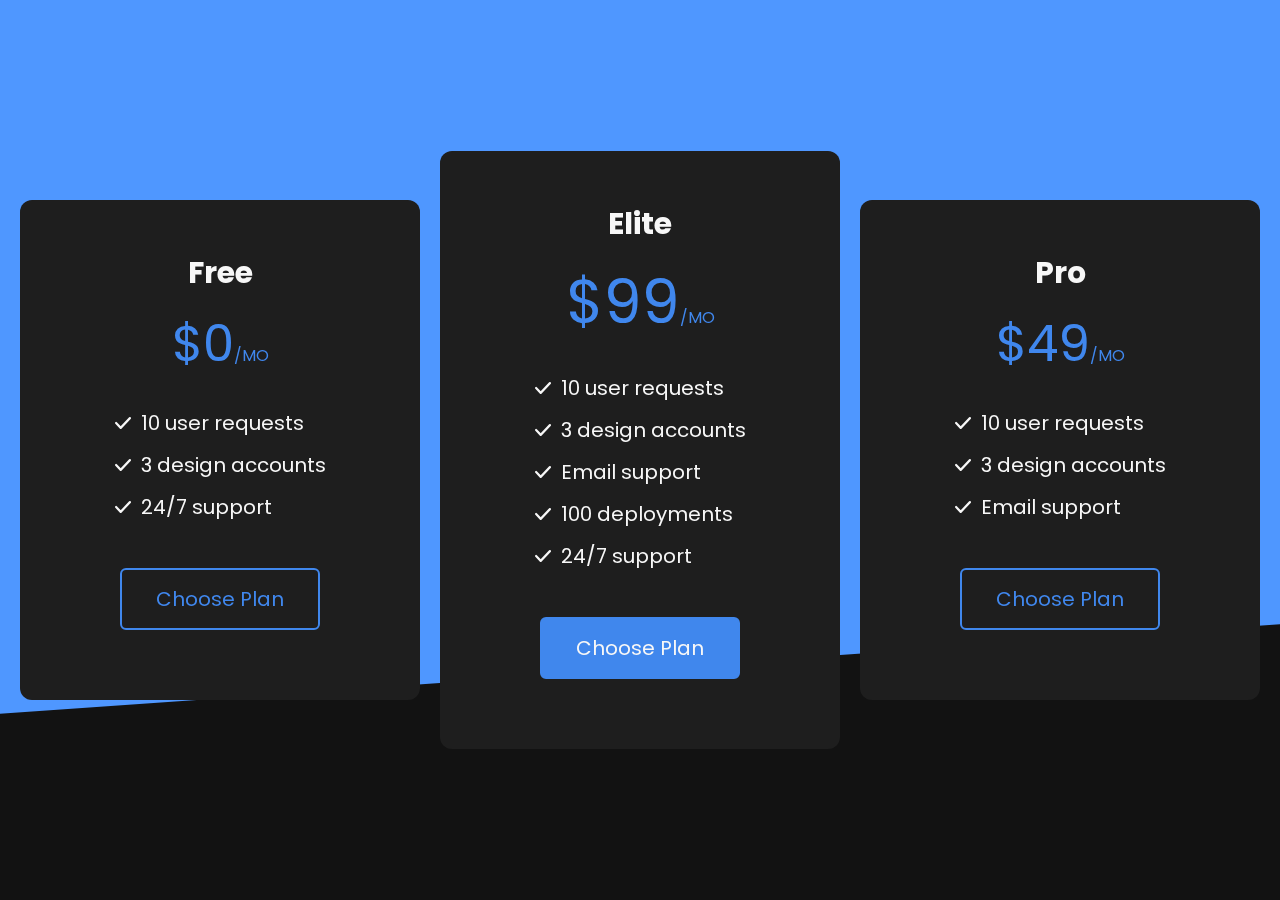
<file: cards/card-2/index.html>
<!DOCTYPE html>
<html lang="en">
  <head>
    <meta charset="UTF-8" />
    <meta http-equiv="X-UA-Compatible" content="IE=edge" />
    <meta name="viewport" content="width=device-width, initial-scale=1.0" />
    <title>Card 2</title>
    <link rel="stylesheet" href="styles.css" />
    <link rel="preconnect" href="https://fonts.googleapis.com" />
    <link rel="preconnect" href="https://fonts.gstatic.com" crossorigin />
    <link
      href="https://fonts.googleapis.com/css2?family=Poppins:wght@300;400;500&display=swap"
      rel="stylesheet"
    />
  </head>
  <body>
    <div class="background"></div>
    <div class="grid">
      <div>
        <article class="card">
          <h2>Free</h2>
          <var><abbr>$</abbr>0<small>/MO</small></var>
          <ul>
            <li>
              <img src="check.svg" />
              <p>10 user requests</p>
            </li>
            <li>
              <img src="check.svg" />
              <p>3 design accounts</p>
            </li>
            <li>
              <img src="check.svg" />
              <p>24/7 support</p>
            </li>
          </ul>
          <button>Choose Plan</button>
        </article>
      </div>
      <div class="primary">
        <article class="card">
          <h2>Elite</h2>
          <var><abbr>$</abbr>99<small>/MO</small></var>
          <ul>
            <li>
              <img src="check.svg" />
              <p>10 user requests</p>
            </li>
            <li>
              <img src="check.svg" />
              <p>3 design accounts</p>
            </li>
            <li>
              <img src="check.svg" />
              <p>Email support</p>
            </li>
            <li>
              <img src="check.svg" />
              <p>100 deployments</p>
            </li>
            <li>
              <img src="check.svg" />
              <p>24/7 support</p>
            </li>
          </ul>
          <button class="btn-primary">Choose Plan</button>
        </article>
      </div>
      <div>
        <article class="card">
          <h2>Pro</h2>
          <var><abbr>$</abbr>49<small>/MO</small></var>
          <ul>
            <li>
              <img src="check.svg" />
              <p>10 user requests</p>
            </li>
            <li>
              <img src="check.svg" />
              <p>3 design accounts</p>
            </li>
            <li>
              <img src="check.svg" />
              <p>Email support</p>
            </li>
          </ul>
          <button>Choose Plan</button>
        </article>
      </div>
    </div>
  </body>
</html>
</file>
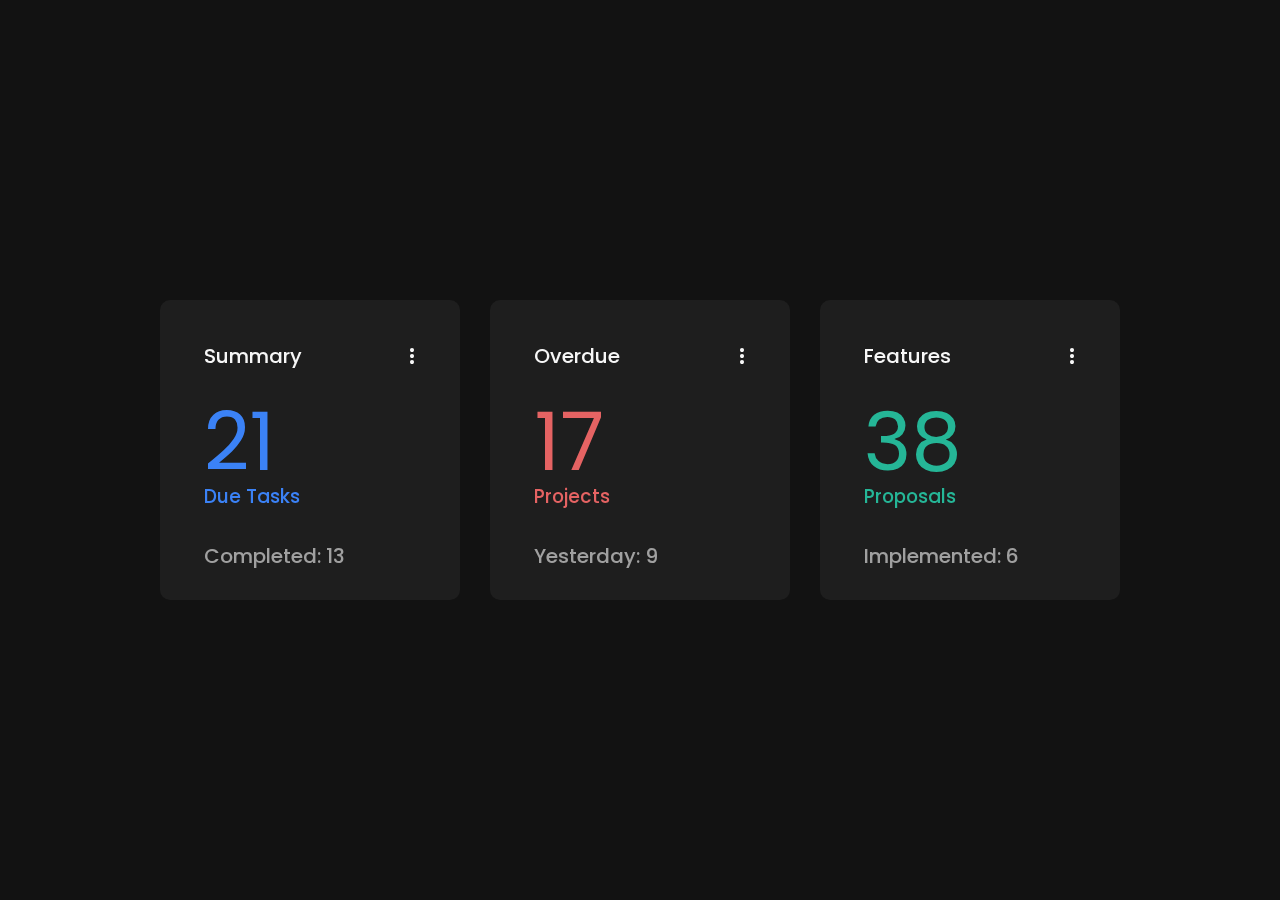
<file: cards/card-4/index.html>
<!DOCTYPE html>
<html lang="en">
  <head>
    <meta charset="UTF-8" />
    <meta name="viewport" content="width=device-width, initial-scale=1.0" />
    <title>Card 4</title>
    <link rel="stylesheet" href="styles.css" />
    <link
      rel="stylesheet"
      href="https://fonts.googleapis.com/css2?family=Material+Symbols+Outlined:opsz,wght,FILL,GRAD@24,400,0,0"
    />
    <link rel="preconnect" href="https://fonts.googleapis.com" />
    <link rel="preconnect" href="https://fonts.gstatic.com" crossorigin />
    <link
      href="https://fonts.googleapis.com/css2?family=Poppins:wght@300;400;500&display=swap"
      rel="stylesheet"
    />
  </head>
  <body>
    <div class="cards">
      <label id="summary">
        <input type="checkbox" />
        <div class="card">
          <div class="front">
            <header>
              <h2>Summary</h2>
              <span class="material-symbols-outlined"> more_vert </span>
            </header>
            <var>21</var>
            <h3>Due Tasks</h3>
            <h4>Completed: 13</h4>
          </div>
          <div class="back">
            <header>
              <h2>Summary</h2>
              <span class="material-symbols-outlined"> close </span>
            </header>
            <p>More Information</p>
          </div>
        </div>
      </label>
      <label id="overdue">
        <input type="checkbox" />
        <div class="card">
          <div class="front">
            <header>
              <h2>Overdue</h2>
              <span class="material-symbols-outlined"> more_vert </span>
            </header>
            <var>17</var>
            <h3>Projects</h3>
            <h4>Yesterday: 9</h4>
          </div>
          <div class="back">
            <header>
              <h2>Overdue</h2>
              <span class="material-symbols-outlined"> close </span>
            </header>
            <p>More Information</p>
          </div>
        </div>
      </label>
      <label id="features">
        <input type="checkbox" />
        <div class="card">
          <div class="front">
            <header>
              <h2>Features</h2>
              <span class="material-symbols-outlined"> more_vert </span>
            </header>
            <var>38</var>
            <h3>Proposals</h3>
            <h4>Implemented: 6</h4>
          </div>
          <div class="back">
            <header>
              <h2>Features</h2>
              <span class="material-symbols-outlined"> close </span>
            </header>
            <p>More Information</p>
          </div>
        </div>
      </label>
    </div>
  </body>
</html>
</file>
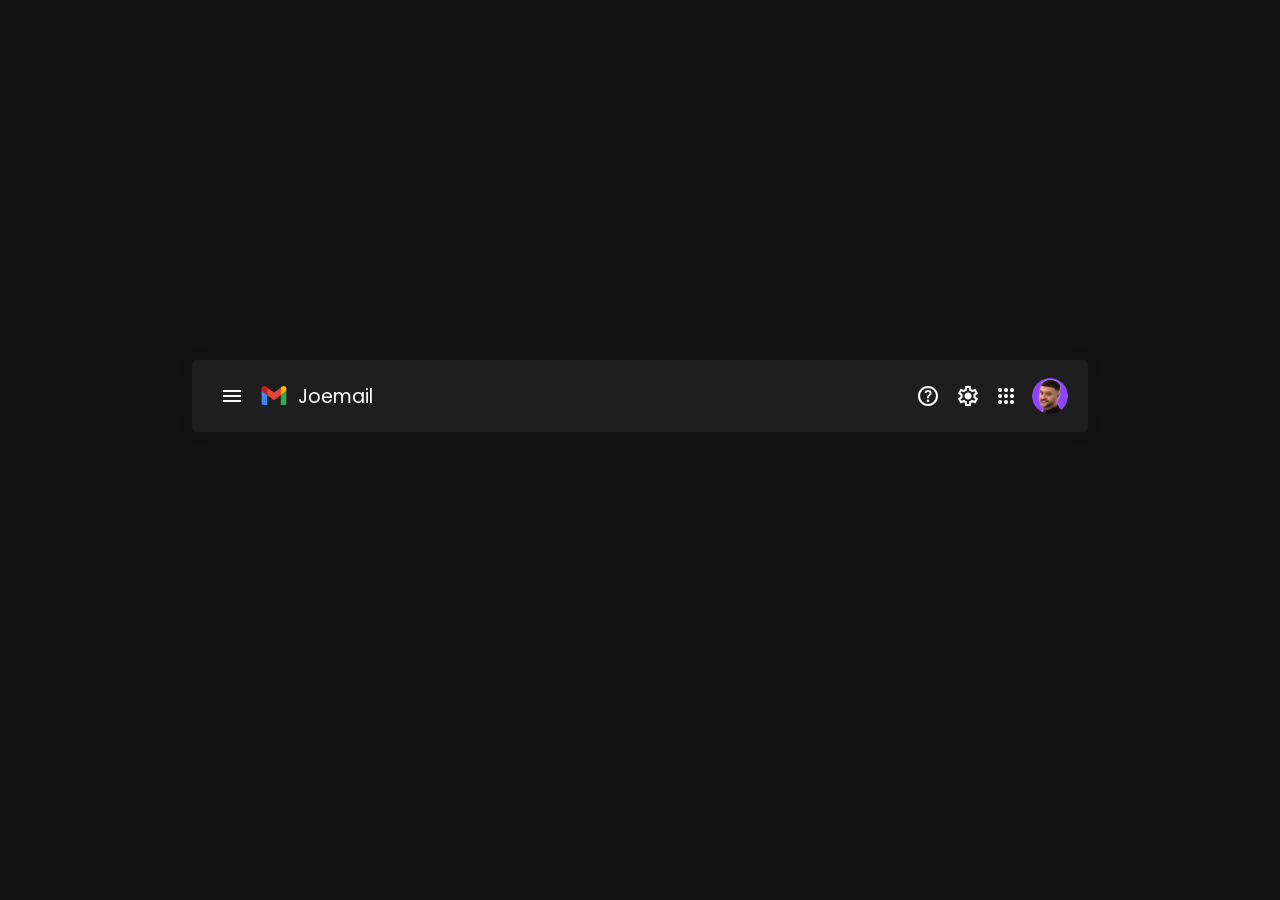
<file: dropdowns/dropdown-1/index.html>
<!DOCTYPE html>
<html lang="en">
  <head>
    <meta charset="UTF-8" />
    <meta http-equiv="X-UA-Compatible" content="IE=edge" />
    <meta name="viewport" content="width=device-width, initial-scale=1.0" />
    <title>Dropdowns</title>
    <link rel="preconnect" href="https://fonts.googleapis.com" />
    <link rel="preconnect" href="https://fonts.gstatic.com" crossorigin />
    <link
      href="https://fonts.googleapis.com/css2?family=Poppins:wght@400;500;600&display=swap"
      rel="stylesheet"
    />
    <link
      rel="stylesheet"
      href="https://fonts.googleapis.com/css2?family=Material+Symbols+Outlined:opsz,wght,FILL,GRAD@24,400,1,0"
    />
    <link rel="stylesheet" href="styles.css" />
  </head>
  <body>
    <nav>
      <div class="logo">
        <span class="material-symbols-outlined"> menu </span>
        <img src="logo.svg" />
        <h2>Joemail</h2>
      </div>
      <div class="nav-right">
        <span class="material-symbols-outlined"> help </span>
        <span class="material-symbols-outlined"> settings </span>
        <div class="dropdown">
          <button class="material-symbols-outlined">apps</button>
          <div class="menu">
            <button>
              <img src="joe.png" />
              <span>Account</span>
            </button>
            <button>
              <span></span>
              <span>Search</span>
            </button>
            <button>
              <span style="background-position: 0 -1794px"></span>
              <span>Maps</span>
            </button>
            <button>
              <span style="background-position: 0 -3174px"></span>
              <span>YouTube</span>
            </button>
            <button>
              <span style="background-position: 0 -897px"></span>
              <span>Play</span>
            </button>
            <button>
              <span style="background-position: 0 -414px"></span>
              <span>News</span>
            </button>
            <button>
              <span style="background-position: 0 -2415px"></span>
              <span>Gmail</span>
            </button>
            <button>
              <span style="background-position: 0 -1104px"></span>
              <span>Meet</span>
            </button>
            <button>
              <span style="background-position: 0 -69px"></span>
              <span>Chat</span>
            </button>
            <button>
              <span style="background-position: 0 -1449px"></span>
              <span>Contacts</span>
            </button>
            <button>
              <span style="background-position: 0 0"></span>
              <span>Drive</span>
            </button>
            <button>
              <span style="background-position: 0 -759px"></span>
              <span>Calendar</span>
            </button>
            <button>
              <span style="background-position: 0 -2346px"></span>
              <span>Translate</span>
            </button>
            <button>
              <span style="background-position: 0 -966px"></span>
              <span>Photos</span>
            </button>
            <button>
              <span style="background-position: 0 -2070px"></span>
              <span>Ad Centre</span>
            </button>
            <button>
              <span style="background-position: 0 -1932px"></span>
              <span>Shopping</span>
            </button>
          </div>
        </div>
        <img src="joe.png" />
      </div>
    </nav>
  </body>
</html>
</file>
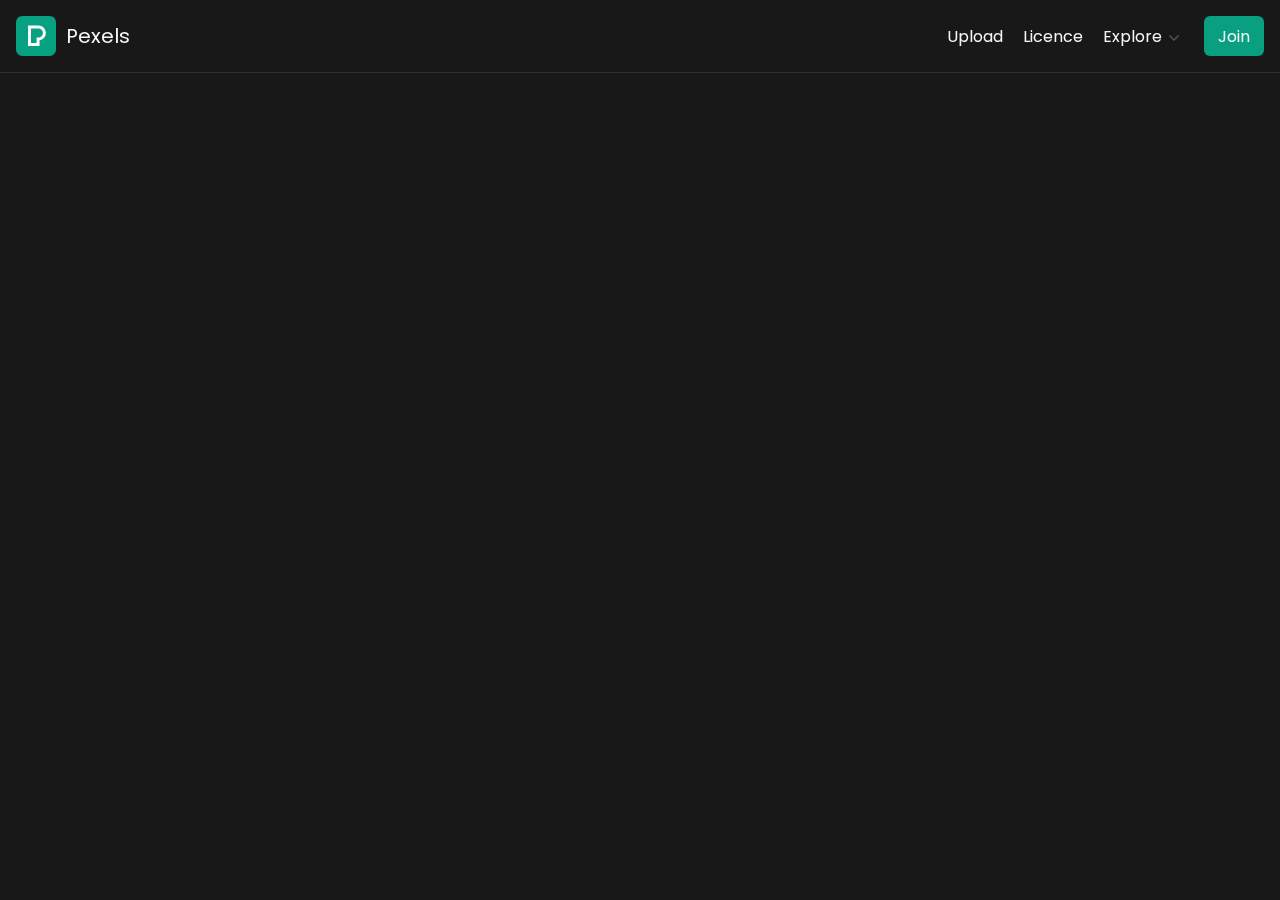
<file: dropdowns/dropdown-2/index.html>
<!DOCTYPE html>
<html lang="en">
  <head>
    <meta charset="UTF-8" />
    <meta name="viewport" content="width=device-width, initial-scale=1.0" />
    <title>Dropdowns</title>
    <link rel="preconnect" href="https://fonts.googleapis.com" />
    <link rel="preconnect" href="https://fonts.gstatic.com" crossorigin />
    <link
      href="https://fonts.googleapis.com/css2?family=Poppins:wght@400;500;600&display=swap"
      rel="stylesheet"
    />
    <link
      rel="stylesheet"
      href="https://fonts.googleapis.com/css2?family=Material+Symbols+Outlined:opsz,wght,FILL,GRAD@24,400,0,0"
    />
    <link rel="stylesheet" href="styles.css" />
  </head>
  <body>
    <nav>
      <img src="./logo.svg" />
      <h1>Pexels</h1>
      <ul class="links">
        <li>
          <a>Upload</a>
        </li>
        <li>
          <a>Licence</a>
        </li>
        <li>
          <div class="dropdown">
            <a>
              <p>Explore</p>
              <span class="material-symbols-outlined"> expand_more </span></a
            >
            <div class="menu">
              <a>Discover Photos</a>
              <a>Popular Searches</a>
              <a>Leaderboard</a>
              <a>Challenges</a>
              <a>Free Videos</a>
              <a>Pexels Blog</a>
            </div>
          </div>
        </li>
      </ul>
      <button type="button">Join</button>
    </nav>
  </body>
</html>
</file>
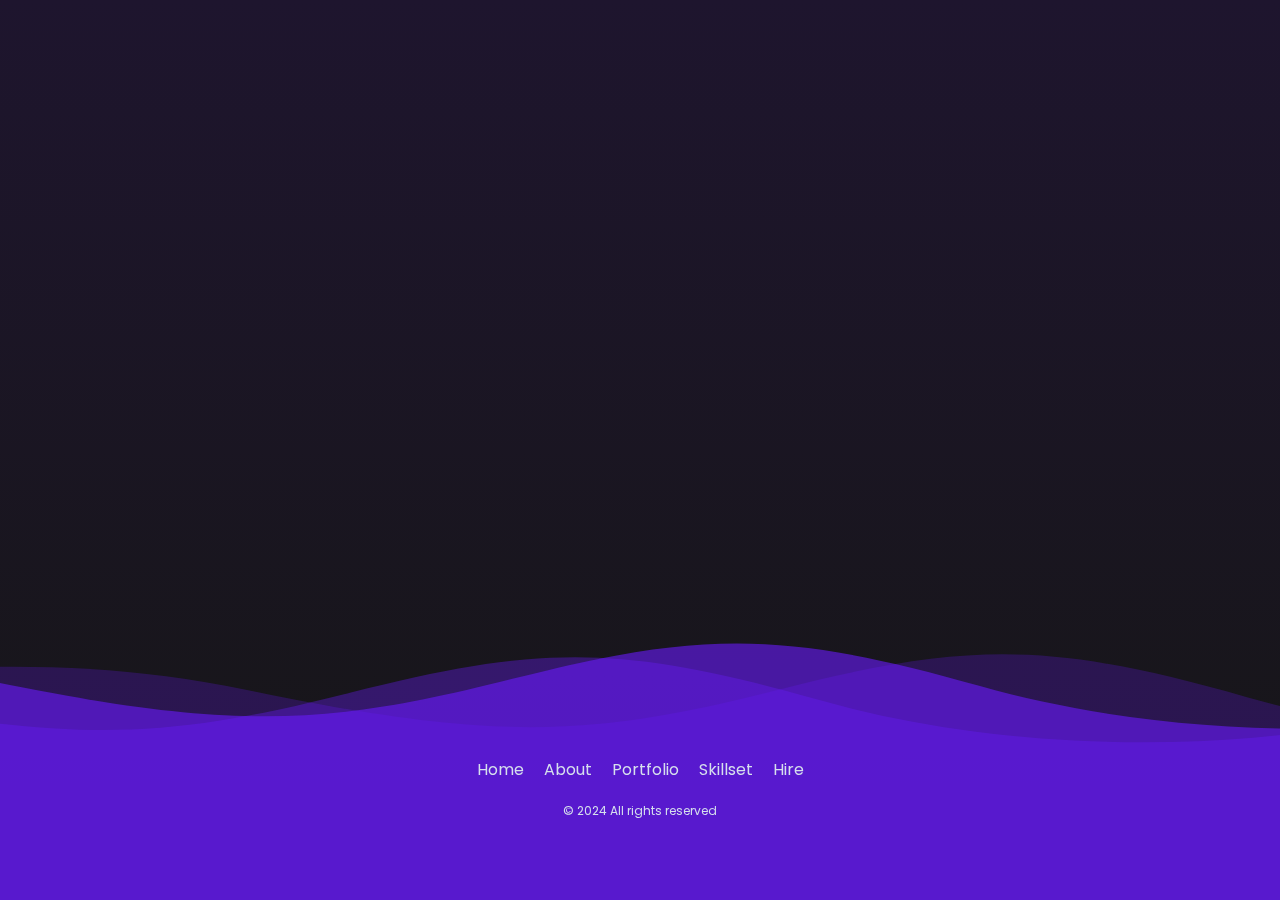
<file: footers/footer-1/index.html>
<!DOCTYPE html>
<html lang="en">
  <head>
    <meta charset="UTF-8" />
    <meta http-equiv="X-UA-Compatible" content="IE=edge" />
    <meta name="viewport" content="width=device-width, initial-scale=1.0" />
    <title>Animation 1</title>
    <link
      rel="stylesheet"
      href="https://cdnjs.cloudflare.com/ajax/libs/font-awesome/6.5.1/css/all.min.css"
      integrity="sha512-DTOQO9RWCH3ppGqcWaEA1BIZOC6xxalwEsw9c2QQeAIftl+Vegovlnee1c9QX4TctnWMn13TZye+giMm8e2LwA=="
      crossorigin="anonymous"
      referrerpolicy="no-referrer"
    />
    <link rel="preconnect" href="https://fonts.googleapis.com" />
    <link rel="preconnect" href="https://fonts.gstatic.com" crossorigin />
    <link
      href="https://fonts.googleapis.com/css2?family=Poppins:wght@400;500;600&display=swap"
      rel="stylesheet"
    />
    <link rel="stylesheet" href="styles.css" />
  </head>
  <body>
    <footer>
      <div class="background">
        <svg
          version="1.1"
          xmlns="http://www.w3.org/2000/svg"
          xmlns:xlink="http://www.w3.org/1999/xlink"
          x="0px"
          y="0px"
          width="100%"
          height="100%"
          viewBox="0 0 1600 900"
        >
          <defs>
            <path
              id="wave"
              fill="rgba(105, 27, 252, 0.6)"
              d="M-363.852,502.589c0,0,236.988-41.997,505.475,0
      s371.981,38.998,575.971,0s293.985-39.278,505.474,5.859s493.475,48.368,716.963-4.995v560.106H-363.852V502.589z"
            />
          </defs>
          <g>
            <use xlink:href="#wave" opacity=".4">
              <animateTransform
                attributeName="transform"
                attributeType="XML"
                type="translate"
                dur="8s"
                calcMode="spline"
                values="270 230; -334 180; 270 230"
                keyTimes="0; .5; 1"
                keySplines="0.42, 0, 0.58, 1.0;0.42, 0, 0.58, 1.0"
                repeatCount="indefinite"
              />
            </use>
            <use xlink:href="#wave" opacity=".6">
              <animateTransform
                attributeName="transform"
                attributeType="XML"
                type="translate"
                dur="6s"
                calcMode="spline"
                values="-270 230;243 220;-270 230"
                keyTimes="0; .6; 1"
                keySplines="0.42, 0, 0.58, 1.0;0.42, 0, 0.58, 1.0"
                repeatCount="indefinite"
              />
            </use>
            <use xlink:href="#wave" opacty=".9">
              <animateTransform
                attributeName="transform"
                attributeType="XML"
                type="translate"
                dur="4s"
                calcMode="spline"
                values="0 230;-140 200;0 230"
                keyTimes="0; .4; 1"
                keySplines="0.42, 0, 0.58, 1.0;0.42, 0, 0.58, 1.0"
                repeatCount="indefinite"
              />
            </use>
          </g>
        </svg>
      </div>
      <section>
        <ul class="socials">
          <li><a class="fa-brands fa-x-twitter"></a></li>
          <li><a class="fa-brands fa-facebook"></a></li>
          <li><a class="fa-brands fa-linkedin"></a></li>
        </ul>
        <ul class="links">
          <li><a>Home</a></li>
          <li><a>About</a></li>
          <li><a>Portfolio</a></li>
          <li><a>Skillset</a></li>
          <li><a>Hire</a></li>
        </ul>
        <p class="legal">© 2024 All rights reserved</p>
      </section>
    </footer>
  </body>
</html>
</file>
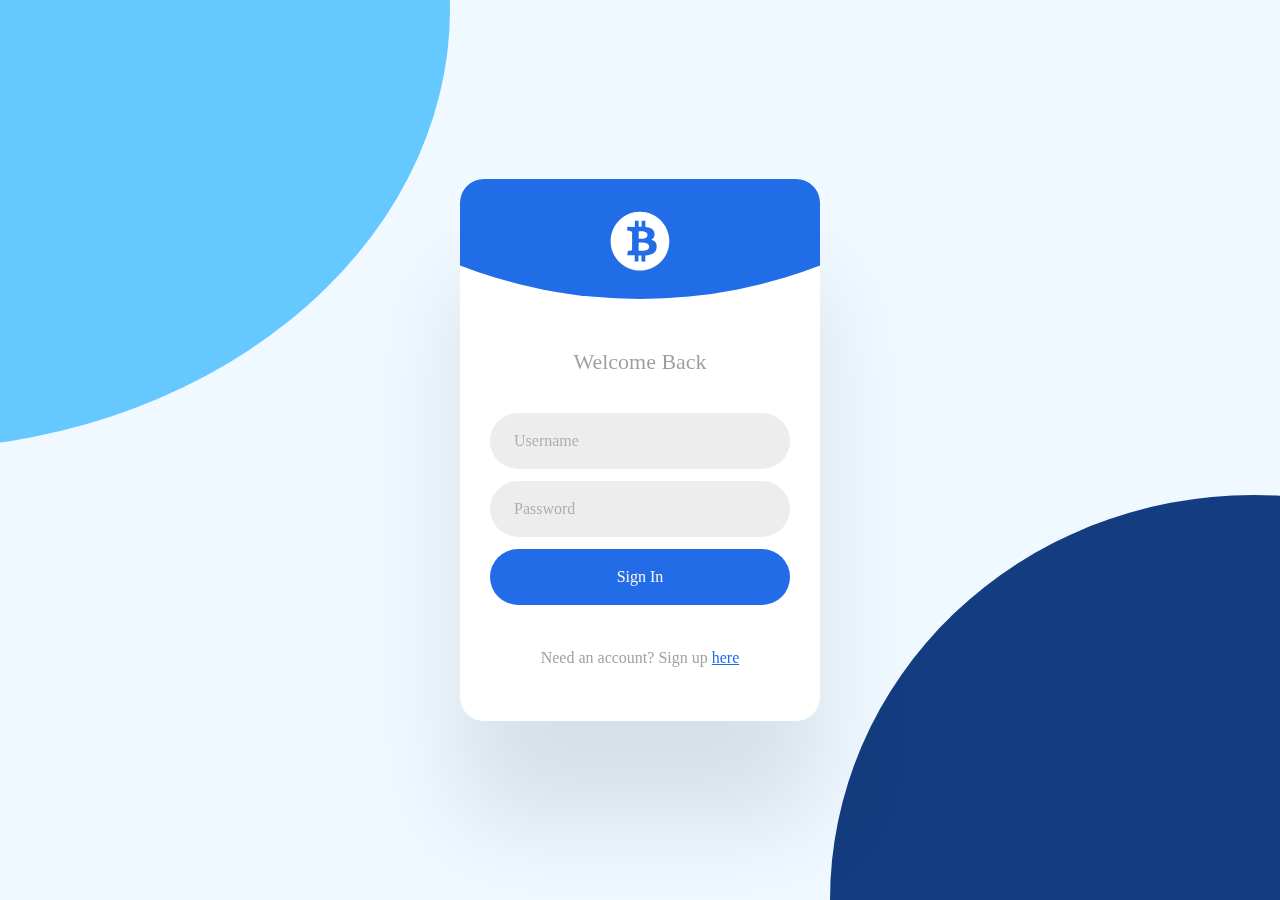
<file: logins/login-1/index.html>
<!DOCTYPE html>
<html lang="en">
  <head>
    <title>Logins</title>
    <link rel="stylesheet" href="styles.css" />
  </head>
  <body>
    <div class="background"></div>
    <div class="card">
      <img class="logo" src="logo.svg" />
      <h2>Welcome Back</h2>
      <form class="form">
        <input type="email" placeholder="Username" />
        <input type="password" placeholder="Password" />
        <button>Sign In</button>
      </form>
      <footer>
        Need an account? Sign up
        <a href="#">here</a>
      </footer>
    </div>
  </body>
</html>
</file>
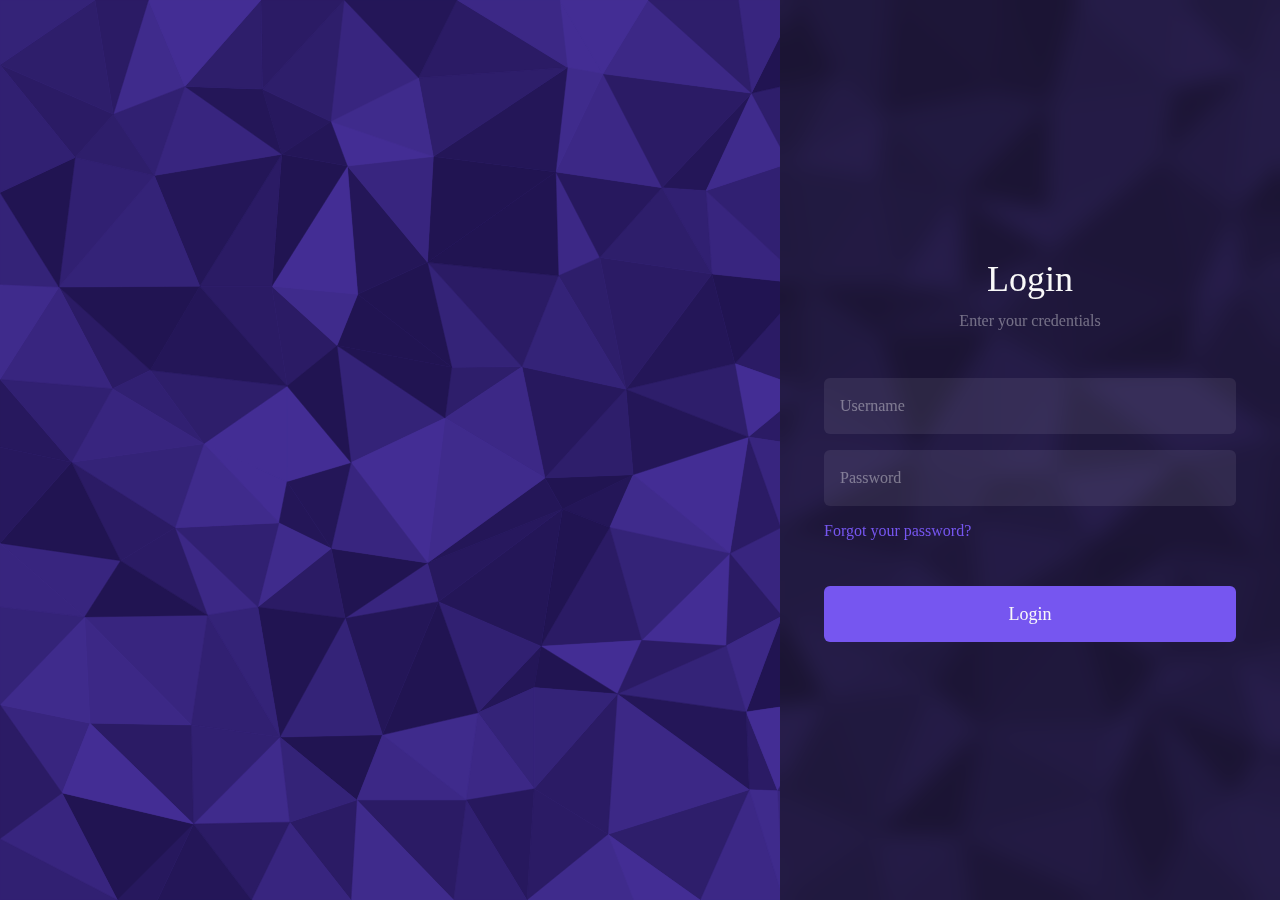
<file: logins/login-2/index.html>
<!DOCTYPE html>
<html lang="en">
  <head>
    <title>Login 1</title>
    <link rel="stylesheet" href="styles.css" />
  </head>
  <body>
    <div class="login-card">
      <h2>Login</h2>
      <h3>Enter your credentials</h3>
      <form class="login-form">
        <input type="text" placeholder="Username" />
        <input type="password" placeholder="Password" />
        <a href="https://website.com">Forgot your password?</a>
        <button type="submit">Login</button>
      </form>
    </div>
  </body>
</html>
</file>
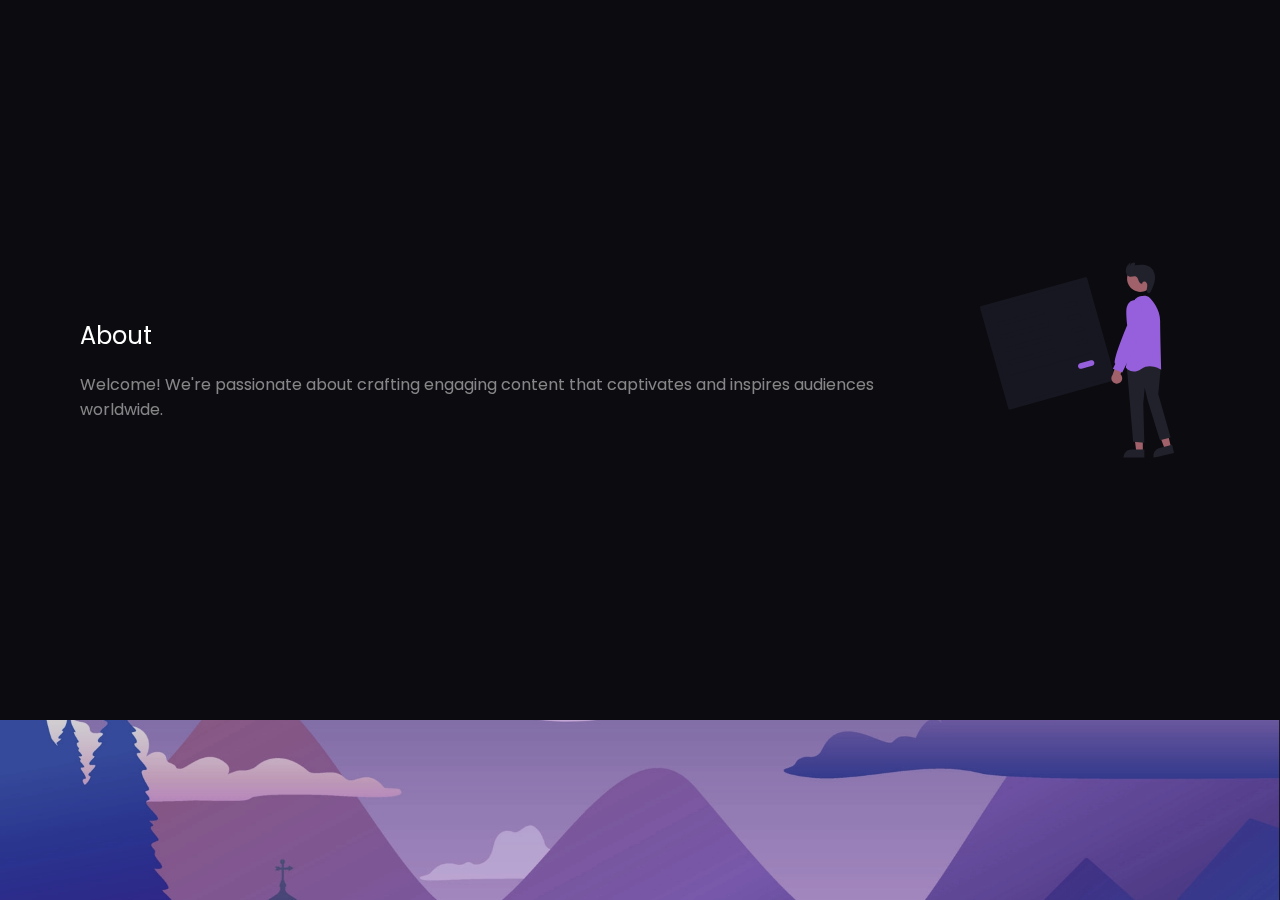
<file: parallax/parallax-1/index.html>
<!DOCTYPE html>
<html lang="en">
  <head>
    <meta charset="UTF-8" />
    <meta name="viewport" content="width=device-width, initial-scale=1.0" />
    <title>Parallax</title>
    <link rel="preconnect" href="https://fonts.googleapis.com" />
    <link rel="preconnect" href="https://fonts.gstatic.com" crossorigin />
    <link
      href="https://fonts.googleapis.com/css2?family=Poppins:wght@300;400;500&display=swap"
      rel="stylesheet"
    />
    <link
      rel="stylesheet"
      href="https://fonts.googleapis.com/css2?family=Material+Symbols+Outlined:opsz,wght,FILL,GRAD@24,400,0,0"
    />
    <link rel="stylesheet" href="styles.css" />
  </head>
  <body>
    <main>
      <section class="no-parallax">
        <div>
          <h2>About</h2>
          <p>
            Welcome! We're passionate about crafting engaging content that
            captivates and inspires audiences worldwide.
          </p>
        </div>
        <img src="1.svg" />
      </section>
      <section class="parallax bg"></section>
      <section class="no-parallax">
        <div>
          <h2>Skills</h2>
          <p>
            Our expertise spans content writing, copyediting, SEO optimization,
            and social media management, delivering exceptional results.
          </p>
        </div>
        <img src="2.svg" />
      </section>
      <section class="parallax bg"></section>
      <section class="no-parallax">
        <div>
          <h2>Projects</h2>
          <footer>
            <div class="footer-inner">
              <ul>
                <li>Calculator</li>
                <li>Dashboard</li>
                <li>Website</li>
                <li>Gallery</li>
              </ul>

              <ul>
                <li>Todo List</li>
                <li>Animations</li>
                <li>Neumorphism</li>
                <li>Carousels</li>
              </ul>
            </div>
          </footer>
        </div>
        <img src="3.svg" />
      </section>
    </main>
  </body>
</html>
</file>
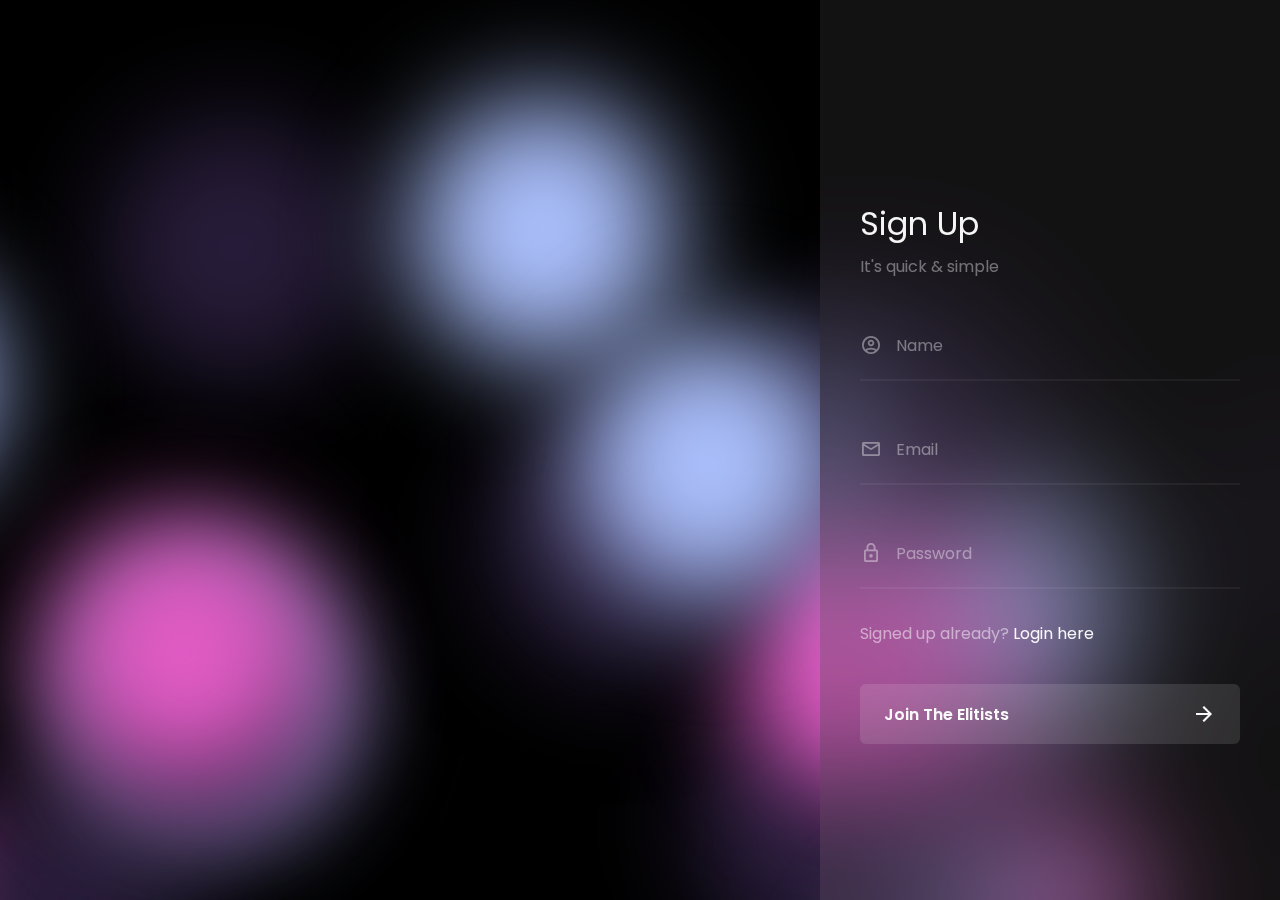
<file: signups/signup-1/index.html>
<!DOCTYPE html>
<html lang="en">
  <head>
    <meta charset="UTF-8" />
    <meta name="viewport" content="width=device-width, initial-scale=1.0" />
    <title>Signups</title>
    <link rel="preconnect" href="https://fonts.googleapis.com" />
    <link rel="preconnect" href="https://fonts.gstatic.com" crossorigin />
    <link
      href="https://fonts.googleapis.com/css2?family=Poppins:wght@300;400;500&display=swap"
      rel="stylesheet"
    />
    <link
      rel="stylesheet"
      href="https://fonts.googleapis.com/css2?family=Material+Symbols+Outlined:opsz,wght,FILL,GRAD@24,400,0,0"
    />
    <link rel="stylesheet" href="styles.css" />
    <link rel="stylesheet" href="background.css" />
  </head>
  <body>
    <div class="background">
      <span></span>
      <span></span>
      <span></span>
      <span></span>
      <span></span>
      <span></span>
      <span></span>
      <span></span>
      <span></span>
      <span></span>
      <span></span>
      <span></span>
      <span></span>
      <span></span>
      <span></span>
      <span></span>
      <span></span>
      <span></span>
      <span></span>
      <span></span>
    </div>
    <div class="signup">
      <h2>Sign Up</h2>
      <h3>It's quick & simple</h3>
      <form class="form">
        <div class="textbox">
          <input type="text" required />
          <label>Name</label>
          <span class="material-symbols-outlined"> account_circle </span>
        </div>
        <div class="textbox">
          <input type="text" required />
          <label>Email</label>
          <span class="material-symbols-outlined"> email </span>
        </div>
        <div class="textbox">
          <input type="password" required />
          <label>Password</label>
          <span class="material-symbols-outlined"> lock </span>
        </div>
        <p>
          Signed up already?
          <a href="#">Login here</a>
        </p>
        <button type="submit">
          Join The Elitists
          <span class="material-symbols-outlined"> arrow_forward </span>
        </button>
      </form>
    </div>
  </body>
</html>
</file>
<file: cards/card-2/styles.css>
* {
  box-sizing: border-box;
}

body {
  display: grid;
  place-items: center;
  padding: 60px 15%;
  margin: 0;
  color: #f7f7f7;
  background: #121212;
  font-family: "Euclid Circular A", "Poppins";
}

.background {
  position: fixed;
  z-index: -1;
  top: -33vh;
  left: -100px;
  right: -100px;
  height: 60vmax;
  rotate: -4deg;
  background: #4f97ff;
}

.card {
  display: flex;
  flex-direction: column;
  justify-content: center;
  align-items: center;
  gap: 10px;
  border-radius: 12px;
  padding: 50px 50px 70px;
  background: #1e1e1e;
  font-size: 125%;
}

.primary {
  order: -1;
}

.primary .card var {
  font-size: 60px;
}

.grid {
  display: grid;
  place-items: center;
  gap: 20px;
  width: 100%;
}

.grid > div {
  width: 100%;
}

@media (width >= 768px) {
  body {
    height: 100vh;
    padding: 60px 20px;
  }

  .grid {
    grid-template-rows: 1fr 1fr;
    grid-template-columns: repeat(2, 1fr);
  }

  .grid > div {
    height: 100%;
  }

  .primary {
    order: -1;
    grid-column: 1 / 3;
  }

  .primary .card {
    max-width: 45vw;
    margin: 0 auto;
  }

  .background {
    top: -25vh;
  }
}

@media (width >= 980px) {
  .grid {
    grid-template-rows: 1fr;
    grid-template-columns: repeat(3, 1fr);
  }

  .grid > div {
    height: auto;
  }

  .primary {
    order: 0;
    grid-column: auto;
  }

  .background {
    top: -100px;
  }
}

p,
h2 {
  margin: 0;
}

.card var {
  color: #4087ed;
  font-weight: 400;
  font-size: 50px;
  font-style: normal;
  margin-bottom: 10px;
}

.card var small {
  font-size: 16px;
}

ul {
  list-style: none;
  padding: 0;
  margin: 0 0 30px;
}

ul li {
  display: flex;
  gap: 10px;
  align-items: center;
  padding: 6px 0;
}

ul li img {
  width: 16px;
}

.card button {
  display: grid;
  place-items: center;
  min-width: 200px;
  padding: 14px 0;
  border-radius: 6px;
  border: 2px solid #4087ed;
  background: transparent;
  color: #4087ed;
  font-size: inherit;
  font-family: inherit;
}

.card button.btn-primary {
  background: #4087ed;
  color: #f7f7f7;
}
</file>
<file: cards/card-4/styles.css>
body {
  margin: 0;
  height: 100vh;
  display: grid;
  place-items: center;
  color: #f7f7f7;
  background: #121212;
  font-family: "Euclid Circular A", "Poppins";
}

h2,
h3,
h4 {
  margin: 0;
  font-weight: 500;
}

.cards {
  display: flex;
  gap: 30px;
}

.card {
  position: relative;
  perspective: 1000px;
  width: 300px;
  height: 300px;
}

.card header {
  display: flex;
  justify-content: space-between;
  align-items: center;
  height: 40px;
  margin-bottom: 26px;
}

.card header h2 {
  font-size: 20px;
}

.card .front,
.card .back {
  position: absolute;
  top: 0;
  left: 0;
  right: 0;
  bottom: 0;
  backface-visibility: hidden;
  background: #1e1e1e;
  border-radius: 10px;
  padding: 36px 36px 44px 44px;
  transition: 0.6s;
  cursor: pointer;
}

.back {
  transform: rotateY(180deg);
}

input {
  position: absolute;
  scale: 0;
}

input:checked ~ .card .back {
  transform: rotateY(0);
}

input:checked ~ .card .front {
  transform: rotateY(-180deg);
}

.card var {
  font-style: normal;
  font-size: 80px;
  line-height: 1;
}

.card h3 {
  margin: 0 0 30px;
  font-weight: 500;
}

#summary :is(var, h3) {
  color: #3b82f6;
}

#overdue :is(var, h3) {
  color: #e56363;
}

#features :is(var, h3) {
  color: #25b697;
}

.card :is(h4, p) {
  opacity: 0.6;
  font-size: 20px;
}

.card p {
  margin-top: 76px;
}
</file>
<file: dropdowns/dropdown-1/styles.css>
body {
  color: #f9f9f9;
  background: #121212;
  font-family: "Euclid Circular A", "Poppins";
}

* {
  box-sizing: border-box;
}

nav {
  position: fixed;
  top: 50%;
  left: 50%;
  border-radius: 6px;
  translate: -50% -90px;
  display: flex;
  align-items: center;
  justify-content: space-between;
  width: 70%;
  height: 72px;
  padding: 0 20px;
  background: #1e1e1e;
  box-shadow: 0 0 20px rgb(0 0 0 / 6%);
}

.logo {
  display: flex;
  align-items: center;
}

.logo img {
  width: 36px;
  padding: 0;
  margin-left: 4px;
  margin-right: 6px;
}

span.material-symbols-outlined {
  display: grid;
  place-items: center;
  width: 40px;
  height: 72px;
  font-size: 24px;
}

nav h2 {
  font-size: 19px;
  font-weight: 400;
}

.nav-right > img {
  width: 36px;
  height: 36px;
  border-radius: 50%;
  object-fit: contain;
  margin-left: 8px;
}

button {
  background: transparent;
  border: 0;
  color: inherit;
  cursor: pointer;
}

.nav-right {
  display: flex;
  align-items: center;
}

.dropdown {
  cursor: pointer;
  position: relative;
  display: grid;
  place-items: center;
  height: 72px;
}

.dropdown > button {
  position: relative;
  display: grid;
  place-items: center;
  width: 36px;
  height: 36px;
  background: transparent;
}

.dropdown > button::before {
  content: "";
  position: absolute;
  z-index: -1;
  top: 0;
  left: 0;
  width: 100%;
  height: 100%;
  border-radius: 50%;
  scale: 0.25;
  opacity: 0;
  background: rgb(255 255 255 / 8%);
  transition: 0.2s;
}

.dropdown:hover > button::before {
  scale: 1;
  opacity: 1;
}

.menu {
  overflow-x: hidden;
  overflow-y: auto;
  position: absolute;
  top: 64px;
  right: -20px;
  display: grid;
  grid-template-columns: repeat(3, 1fr);
  grid-auto-rows: max-content;
  translate: 0 16px;
  width: 270px;
  max-height: 286px;
  padding: 10px;
  background: #2d2d2d;
  border-radius: 8px;
  opacity: 0;
  visibility: hidden;
  transition: 0.3s;
  appearance: none;
}

.menu::-webkit-scrollbar {
  width: 15px;
}

.menu::-webkit-scrollbar-thumb {
  background: rgb(255 255 255 / 16%);
  border-radius: 10px;
  border: 4px solid transparent;
  background-clip: padding-box;
}

.dropdown:hover > .menu {
  opacity: 1;
  visibility: visible;
  translate: 0;
}

.menu > button {
  display: flex;
  align-items: center;
  justify-content: center;
  flex-direction: column;
  gap: 6px;
  font-family: inherit;
}

.menu > button > img {
  width: 64px;
  height: 64px;
  padding: 16px;
}

.menu > button > span:first-child {
  display: block;
  width: 64px;
  height: 64px;
  scale: 0.7;
  background-image: url(icons.png);
  background-position: 0 -3105px;
  background-size: 64px 3307px;
  background-repeat: no-repeat;
}

.menu > button > span:last-child {
  font-size: 12px;
  translate: 0 -12px;
}
</file>
<file: dropdowns/dropdown-2/styles.css>
body {
  font-family: "Euclid Circular A", "Poppins";
  color: #f7f7f7;
  background: var(--color-background);
}

:root {
  --color-border: rgb(255 255 255 / 16%);
  --color-background: #181818;
}

nav {
  position: fixed;
  top: 0;
  left: 0;
  right: 0;
  height: 72px;
  display: flex;
  align-items: center;
  padding: 0 16px;
  border-bottom: 1px solid rgb(255 255 255 / 10%);
}

nav > img {
  width: 40px;
}

nav > h1 {
  font-weight: 400;
  font-size: 20px;
  margin-left: 10px;
}

nav > button {
  background: #08a081;
  height: 40px;
  border-radius: 6px;
  border: 0;
  color: #f7f7f7;
  font-family: inherit;
  padding: 0 14px;
  font-size: 16px;
}

.links {
  list-style: none;
  margin: 0 20px 0 auto;
  padding: 0;
  display: flex;
  align-items: center;
  gap: 20px;
}

.dropdown {
  position: relative;
  cursor: pointer;
}

.dropdown > a {
  display: flex;
  align-items: center;
  gap: 2px;
  height: 72px;
}

.dropdown > a > span {
  font-size: 20px;
  color: rgb(255 255 255 / 24%);
  translate: 0 2px;
}

.menu {
  position: absolute;
  top: 60px;
  right: -20px;
  width: 180px;
  border-radius: 10px;
  border: 1px solid var(--color-border);
  padding: 8px 0;
  display: grid;
  background: var(--color-background);
  opacity: 0;
  visibility: hidden;
  transition: 0.3s;
}

.menu::before {
  content: "";
  position: absolute;
  background: inherit;
  border-top: 1px solid var(--color-border);
  border-right: 1px solid var(--color-border);
  top: -7px;
  right: 22px;
  width: 12px;
  height: 12px;
  rotate: -45deg;
}

.dropdown:hover .menu {
  opacity: 1;
  visibility: visible;
}

.menu > a {
  padding: 12px 20px;
  font-size: 14px;
}

.menu > a:hover {
  background: rgb(255 255 255 / 4%);
}
</file>
<file: footers/footer-1/styles.css>
body {
  margin: 0;
  background: linear-gradient(#1e152e, #161616);
  font-family: "Euclid Circular A", "Poppins";
  color: #d6dfed;
}

html,
body {
  height: 100%;
}

.background {
  position: absolute;
  z-index: -1;
  top: 0;
  left: 0;
  right: 0;
  bottom: 0;
}

ul {
  display: flex;
  list-style: none;
  padding: 0;
  margin: 0;
}

.socials {
  gap: 20px;
}

.socials a {
  font-size: 24px;
}

.links {
  gap: 10px;
}

.legal {
  font-size: 12px;
  margin: 0;
}

svg {
  position: absolute;
  top: 0;
  left: 0;
  width: 100%;
  height: 100%;
  transform: scaleY(3) scaleX(2.25);
  transform-origin: bottom;
  box-sizing: border-box;
  display: block;
  pointer-events: none;
}

footer {
  position: fixed;
  left: 0;
  bottom: 0;
  display: flex;
  width: 100%;
  height: 370px;
}

section {
  display: flex;
  flex-direction: column;
  justify-content: flex-end;
  gap: 30px;
  padding-bottom: 80px;
  padding-left: 60px;
  width: 100%;
}

@media (width > 420px) {
  section {
    align-items: center;
    padding-left: 0;
    gap: 20px;
  }

  .links {
    gap: 20px;
  }
}
</file>
<file: logins/login-1/styles.css>
* {
  box-sizing: border-box;
}

body {
  display: grid;
  place-items: center;
  gap: 50px;
  margin: 0;
  height: 100vh;
  padding: 0 32px;
  background: #eff9ff;
  font-family: "Euclid Circular A", "Poppins";
}

@media (width >= 500px) {
  body {
    padding: 0;
  }
}

.background {
  position: fixed;
  top: -50vmin;
  left: -50vmin;
  width: 100vmin;
  height: 100vmin;
  border-radius: 47% 53% 61% 39% / 45% 51% 49% 55%;
  background: #65c8ff;
}

.background::after {
  content: "";
  position: inherit;
  right: -50vmin;
  bottom: -55vmin;
  width: inherit;
  height: inherit;
  border-radius: inherit;
  background: #143d81;
}

.card {
  overflow: hidden;
  position: relative;
  z-index: 3;
  width: 94%;
  margin: 0 20px;
  padding: 170px 30px 54px;
  border-radius: 24px;
  background: #ffffff;
  text-align: center;
  box-shadow: 0 100px 100px rgb(0 0 0 / 10%);
}

.card::before {
  content: "";
  position: absolute;
  top: -880px;
  left: 50%;
  translate: -50% 0;
  width: 1000px;
  height: 1000px;
  border-radius: 50%;
  background: #216ce7;
}

@media (width >= 500px) {
  .card {
    margin: 0;
    width: 360px;
  }
}

.card .logo {
  position: absolute;
  top: 30px;
  left: 50%;
  translate: -50% 0;
  width: 64px;
  height: 64px;
}

.card > h2 {
  font-size: 22px;
  font-weight: 400;
  margin: 0 0 38px;
  color: rgb(0 0 0 / 38%);
}

.form {
  margin: 0 0 44px;
  display: grid;
  gap: 12px;
}

.form :is(input, button) {
  width: 100%;
  height: 56px;
  border-radius: 28px;
  font-size: 16px;
  font-family: inherit;
}

.form > input {
  border: 0;
  padding: 0 24px;
  color: #222222;
  background: #ededed;
}

.form > input::placeholder {
  color: rgb(0 0 0 / 28%);
}

.form > button {
  border: 0;
  color: #f9f9f9;
  background: #226ce7;
  display: grid;
  place-items: center;
  font-weight: 500;
  cursor: pointer;
}

.card > footer {
  color: #a1a1a1;
}

.card > footer > a {
  color: #216ce7;
}
</file>
<file: logins/login-2/styles.css>
* {
  box-sizing: border-box;
}

@keyframes rotate {
  100% {
    background-position: 15% 50%;
  }
}

:root {
  --color-primary: #7656f0;
}

body {
  display: grid;
  place-items: center;
  margin: 0;
  height: 100vh;
  padding: 0 24px;
  background-color: var(--color-primary);
  background-image: url("background.svg");
  background-repeat: no-repeat;
  background-size: cover;
  font-family: "Euclid Circular A";
  color: #f9f9f9;
  animation: rotate 6s infinite alternate linear;
}

body::after {
  content: "";
  position: fixed;
  inset: 0;
  background: rgb(0 0 0 / 35%);
}

.login-card {
  position: relative;
  z-index: 3;
  width: 100%;
  margin: 0 20px;
  padding: 70px 30px 44px;
  border-radius: 20px;
  background: rgb(24 21 36 / 66%);
  backdrop-filter: blur(10px);
  text-align: center;
}

@media (width >= 448px) {
  .login-card {
    margin: 0;
    width: 70%;
    min-width: 400px;
  }
}

@media (width >= 500px) {
  body {
    padding: 0;
  }
}

@media (width >= 628px) {
  .login-card {
    position: fixed;
    top: 0;
    right: 0;
    bottom: 0;
    padding: 0 44px;
    width: 50%;
    max-width: 500px;
    min-width: auto;
    display: flex;
    border-radius: 0;
    flex-direction: column;
    justify-content: center;
  }
}

.login-card > h2 {
  font-size: 36px;
  font-weight: 400;
  margin: 0 0 12px;
}

.login-card > h3 {
  color: rgb(255 255 255 / 38%);
  margin: 0 0 48px;
  font-weight: 400;
  font-size: 16px;
}

.login-form {
  width: 100%;
  margin: 0;
  display: grid;
  gap: 16px;
}

.login-form > :is(input, button) {
  width: 100%;
  height: 56px;
  border-radius: 6px;
  border: 0;
}

.login-form > input {
  color: rgb(255 255 255 / 96%);
  background: rgb(255 255 255 / 8%);
  font-family: inherit;
  font-size: 16px;
  padding: 0 16px;
}

.login-form > input:focus {
  outline: var(--color-primary);
}

.login-form > input::placeholder {
  color: rgb(255 255 255 / 38%);
}

.login-form > button {
  cursor: pointer;
  width: 100%;
  height: 56px;
  padding: 0 16px;
  background: var(--color-primary);
  color: #f9f9f9;
  border: 0;
  font-family: inherit;
  font-size: 18px;
  font-weight: 400;
  text-align: center;
  transition: all 0.375s;
}

.login-form > a {
  color: var(--color-primary);
  font-size: 16px;
  text-align: left;
  text-decoration: none;
  margin-bottom: 30px;
}
</file>
<file: parallax/parallax-1/styles.css>
:root {
  --color-background: #0c0b0f;
}

body {
  margin: 0;
  background: var(--color-background);
  font-family: "Euclid Circular A", "Poppins";
  color: #f0e5ff;
}

main {
  height: 100vh;
  overflow-x: hidden;
  overflow-y: auto;
  perspective: 2px;
}

section {
  transform-style: preserve-3d;
  position: relative;
  height: 80vh;
  display: flex;
  align-items: center;
  justify-content: center;
  color: white;
}

section:last-child {
  height: 60vh;
}

.no-parallax {
  background-color: var(--color-background);
  z-index: 999;
  padding: 0 80px;
  gap: 20px;
  justify-content: space-between;
}

.no-parallax p {
  opacity: 0.5;
  margin: 0;
}

.no-parallax img {
  width: 220px;
}

.parallax {
  height: 40vh;
}

section h1 {
  text-align: center;
  font-size: 60px;
}

.parallax::after {
  content: " ";
  position: absolute;
  top: 0;
  right: 0;
  bottom: 0;
  left: 0;
  transform: translateZ(-1px) scale(1.5);
  background-size: 100%;
  z-index: -1;
}

.bg::after {
  background: url("bg.png");
  background-size: cover;
}

h2 {
  font-weight: 400;
}

footer .footer-inner {
  display: flex;
  margin-right: -100px;
}

footer ul {
  list-style: none;
  padding: 0 5px 0 0;
}

footer ul:last-of-type {
  padding: 0;
}

footer ul li {
  font-weight: 400;
  opacity: 0.6;
  margin-bottom: 10px;
}
</file>
<file: signups/signup-1/styles.css>
body {
  font-family: "Euclid Circular A", "Poppins";
  display: grid;
  place-items: center;
  height: 100vh;
  padding: 0 30px;
  margin: 0;
}

* {
  box-sizing: border-box;
}
button,
input {
  border: 0;
  width: 100%;
  height: 60px;
  background: transparent;
  font-family: inherit;
  font-size: 16px;
  outline: none;
}

.signup {
  position: fixed;
  z-index: 10;
  top: 0;
  right: 0;
  height: 100%;
  width: 50%;
  max-width: 460px;
  padding: 200px 40px;
  background: rgb(68 65 70 / 28%);
  backdrop-filter: blur(50px);
}

.signup > h2 {
  font-size: 32px;
  font-weight: 400;
  margin: 0 0 6px;
  color: rgb(255 255 255 / 96%);
}

.signup > h3 {
  font-size: 16px;
  font-weight: 400;
  margin: 0 0 30px;
  color: rgb(255 255 255 / 40%);
}

.form {
  margin: 0;
  display: grid;
  gap: 16px;
}

.textbox {
  position: relative;
  margin-bottom: 16px;
}

.textbox span {
  position: absolute;
  top: 50%;
  translate: 0 -50%;
  left: 0;
  font-size: 22px;
  pointer-events: none;
  color: rgb(255 255 255 / 40%);
}

.textbox input {
  padding: 0 24px 0 36px;
  border-bottom: 2px solid rgb(255 255 255 / 5%);
  color: rgb(255 255 255 / 96%);
  height: 72px;
  transition: 0.3s;
}

:is(input:focus, input:valid) ~ label {
  translate: -40px -40px;
  scale: 0.875;
}

input:focus ~ label {
  color: rgb(255 255 255 / 40%);
}

input:focus {
  border-color: rgb(255 255 255 / 76%);
}

:is(input:focus, input:valid) ~ span {
  color: rgb(255 255 255 / 76%);
}

.textbox label {
  position: absolute;
  top: 50%;
  left: 36px;
  translate: 0 -50%;
  color: rgb(255 255 255 / 40%);
  pointer-events: none;
  transition: 0.4s;
}

.form button {
  display: flex;
  align-items: center;
  justify-content: space-between;
  cursor: pointer;
  padding: 0 24px;
  border-radius: 6px;
  background: rgb(255 255 255 / 12%);
  color: #f9f9f9;
  border: 0;
  font-family: inherit;
  font-weight: 600;
}

.signup p {
  margin: 0 0 22px;
  color: rgb(255 255 255 / 50%);
}

.signup p > a {
  color: rgb(255 255 255 / 96%);
  text-decoration: none;
}
</file>
<file: signups/signup-1/background.css>
@keyframes move {
  100% {
    transform: translate3d(0, 0, 1px) rotate(360deg);
  }
}

.background {
  position: fixed;
  width: 100vw;
  height: 100vh;
  top: 0;
  left: 0;
  background: #000000;
  overflow: hidden;
}

.background span {
  width: 29vmin;
  height: 29vmin;
  border-radius: 29vmin;
  backface-visibility: hidden;
  position: absolute;
  animation: move;
  filter: blur(40px);

  animation-duration: 28;
  animation-timing-function: linear;
  animation-iteration-count: infinite;
}

.background span:nth-child(0) {
  color: #e55dc7;
  top: 5%;
  left: 61%;
  animation-duration: 214s;
  animation-delay: -137s;
  transform-origin: -9vw -17vh;
  box-shadow: -58vmin 0 7.7354565956852435vmin currentColor;
}
.background span:nth-child(1) {
  color: #adc2ff;
  top: 53%;
  left: 26%;
  animation-duration: 67s;
  animation-delay: -34s;
  transform-origin: -15vw 14vh;
  box-shadow: 58vmin 0 7.478156421985539vmin currentColor;
}
.background span:nth-child(2) {
  color: #e55dc7;
  top: 89%;
  left: 28%;
  animation-duration: 157s;
  animation-delay: -3s;
  transform-origin: -9vw 20vh;
  box-shadow: 58vmin 0 7.874149227396634vmin currentColor;
}
.background span:nth-child(3) {
  color: #281d3a;
  top: 44%;
  left: 59%;
  animation-duration: 130s;
  animation-delay: -102s;
  transform-origin: 0vw 11vh;
  box-shadow: 58vmin 0 8.007343773571607vmin currentColor;
}
.background span:nth-child(4) {
  color: #281d3a;
  top: 79%;
  left: 19%;
  animation-duration: 73s;
  animation-delay: -39s;
  transform-origin: -14vw 5vh;
  box-shadow: 58vmin 0 7.868761328983076vmin currentColor;
}
.background span:nth-child(5) {
  color: #e55dc7;
  top: 91%;
  left: 23%;
  animation-duration: 98s;
  animation-delay: -161s;
  transform-origin: 13vw -6vh;
  box-shadow: -58vmin 0 7.730886297846299vmin currentColor;
}
.background span:nth-child(6) {
  color: #281d3a;
  top: 88%;
  left: 35%;
  animation-duration: 41s;
  animation-delay: -161s;
  transform-origin: 18vw -20vh;
  box-shadow: -58vmin 0 8.039547446984617vmin currentColor;
}
.background span:nth-child(7) {
  color: #281d3a;
  top: 13%;
  left: 49%;
  animation-duration: 108s;
  animation-delay: -96s;
  transform-origin: 15vw 5vh;
  box-shadow: -58vmin 0 8.049501605564322vmin currentColor;
}
.background span:nth-child(8) {
  color: #adc2ff;
  top: 63%;
  left: 47%;
  animation-duration: 179s;
  animation-delay: -68s;
  transform-origin: 1vw 17vh;
  box-shadow: -58vmin 0 8.04359383834582vmin currentColor;
}
.background span:nth-child(9) {
  color: #281d3a;
  top: 77%;
  left: 95%;
  animation-duration: 181s;
  animation-delay: -19s;
  transform-origin: 12vw -1vh;
  box-shadow: -58vmin 0 8.1740005229703vmin currentColor;
}
.background span:nth-child(10) {
  color: #281d3a;
  top: 33%;
  left: 19%;
  animation-duration: 164s;
  animation-delay: -57s;
  transform-origin: 22vw 24vh;
  box-shadow: 58vmin 0 8.210077748725613vmin currentColor;
}
.background span:nth-child(11) {
  color: #adc2ff;
  top: 28%;
  left: 20%;
  animation-duration: 205s;
  animation-delay: -56s;
  transform-origin: 11vw -16vh;
  box-shadow: -58vmin 0 7.6779274880380886vmin currentColor;
}
.background span:nth-child(12) {
  color: #281d3a;
  top: 65%;
  left: 46%;
  animation-duration: 116s;
  animation-delay: -185s;
  transform-origin: 21vw -11vh;
  box-shadow: -58vmin 0 8.137709177232278vmin currentColor;
}
.background span:nth-child(13) {
  color: #e55dc7;
  top: 58%;
  left: 45%;
  animation-duration: 127s;
  animation-delay: -88s;
  transform-origin: 11vw 3vh;
  box-shadow: -58vmin 0 8.244619580804553vmin currentColor;
}
.background span:nth-child(14) {
  color: #e55dc7;
  top: 59%;
  left: 17%;
  animation-duration: 142s;
  animation-delay: -143s;
  transform-origin: 21vw -9vh;
  box-shadow: 58vmin 0 7.300272064567841vmin currentColor;
}
.background span:nth-child(15) {
  color: #adc2ff;
  top: 11%;
  left: 73%;
  animation-duration: 75s;
  animation-delay: -102s;
  transform-origin: 14vw -7vh;
  box-shadow: -58vmin 0 8.240296648597548vmin currentColor;
}
.background span:nth-child(16) {
  color: #adc2ff;
  top: 99%;
  left: 27%;
  animation-duration: 153s;
  animation-delay: -130s;
  transform-origin: -2vw -2vh;
  box-shadow: 58vmin 0 7.625453637574344vmin currentColor;
}
.background span:nth-child(17) {
  color: #281d3a;
  top: 46%;
  left: 79%;
  animation-duration: 119s;
  animation-delay: -207s;
  transform-origin: 4vw -8vh;
  box-shadow: -58vmin 0 7.529207766771533vmin currentColor;
}
.background span:nth-child(18) {
  color: #e55dc7;
  top: 9%;
  left: 11%;
  animation-duration: 114s;
  animation-delay: -199s;
  transform-origin: -23vw 4vh;
  box-shadow: -58vmin 0 8.000760474617268vmin currentColor;
}
.background span:nth-child(19) {
  color: #adc2ff;
  top: 37%;
  left: 86%;
  animation-duration: 215s;
  animation-delay: -61s;
  transform-origin: 22vw -3vh;
  box-shadow: -58vmin 0 7.95008435289275vmin currentColor;
}
</file>
